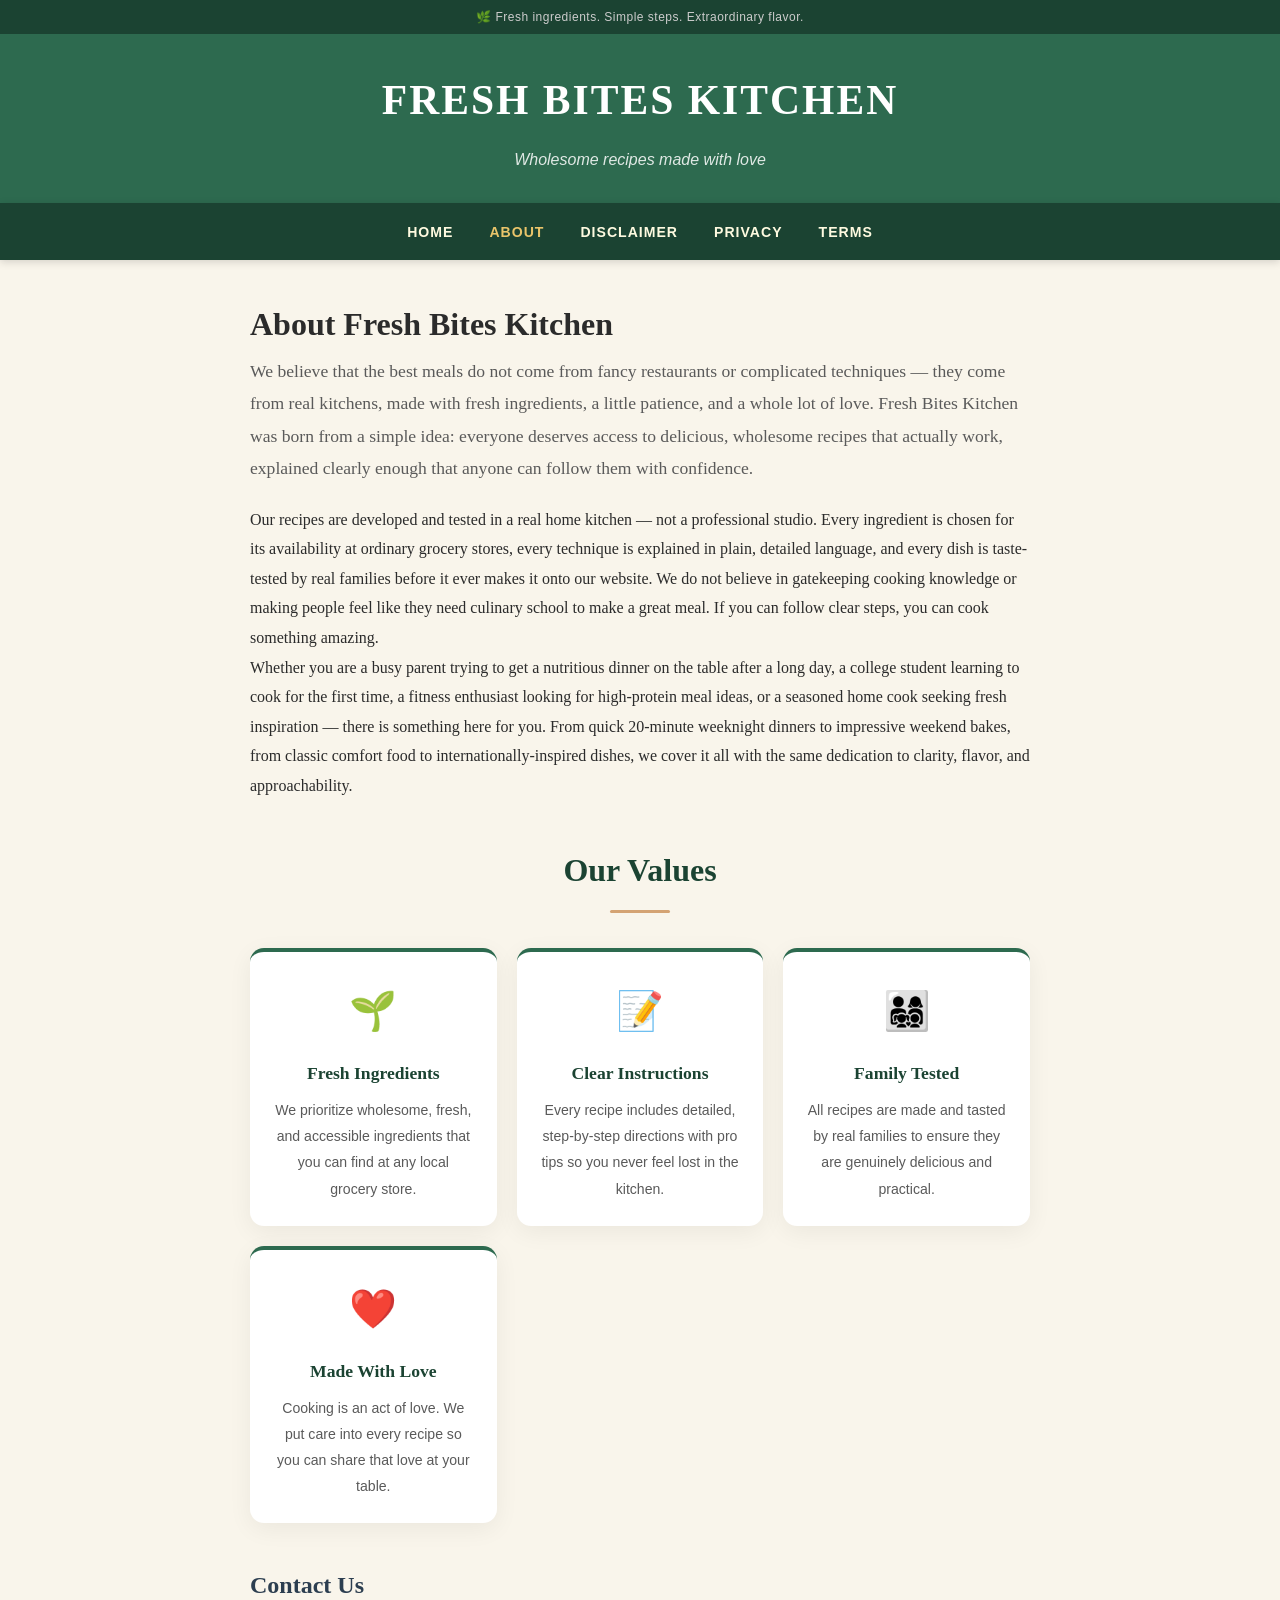
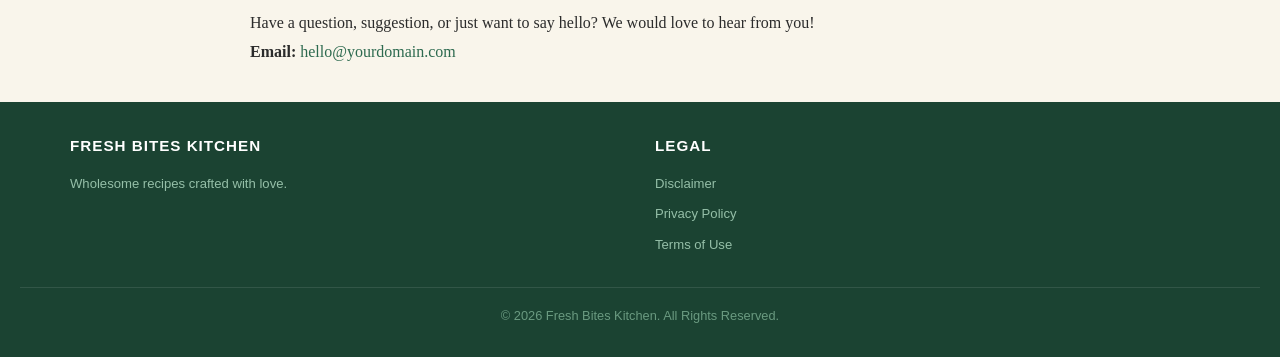
<file: public/about.html>
<!DOCTYPE html>
<html lang="en">
<head>
  <meta charset="UTF-8" /><meta name="viewport" content="width=device-width, initial-scale=1.0" />
  <title>About Us — Fresh Bites Kitchen</title>
  <meta name="description" content="Learn about Fresh Bites Kitchen — our story, our values, and our passion for wholesome home cooking." />
  <meta name="robots" content="index, follow" />
  <link rel="stylesheet" href="style.css" />
</head>
<body>
  <div class="top-bar">🌿 Fresh ingredients. Simple steps. Extraordinary flavor.</div>
  <header class="site-header"><h1>Fresh Bites Kitchen</h1><p class="tagline">Wholesome recipes made with love</p></header>
  <nav class="main-nav"><a href="index.html">Home</a><a href="about.html" class="active">About</a><a href="disclaimer.html">Disclaimer</a><a href="privacy-policy.html">Privacy</a><a href="terms.html">Terms</a></nav>
  <main class="container-narrow about-page">
    <h1>About Fresh Bites Kitchen</h1>
    <p class="intro">We believe that the best meals do not come from fancy restaurants or complicated techniques — they come from real kitchens, made with fresh ingredients, a little patience, and a whole lot of love. Fresh Bites Kitchen was born from a simple idea: everyone deserves access to delicious, wholesome recipes that actually work, explained clearly enough that anyone can follow them with confidence.</p>

    <p>Our recipes are developed and tested in a real home kitchen — not a professional studio. Every ingredient is chosen for its availability at ordinary grocery stores, every technique is explained in plain, detailed language, and every dish is taste-tested by real families before it ever makes it onto our website. We do not believe in gatekeeping cooking knowledge or making people feel like they need culinary school to make a great meal. If you can follow clear steps, you can cook something amazing.</p>

    <p>Whether you are a busy parent trying to get a nutritious dinner on the table after a long day, a college student learning to cook for the first time, a fitness enthusiast looking for high-protein meal ideas, or a seasoned home cook seeking fresh inspiration — there is something here for you. From quick 20-minute weeknight dinners to impressive weekend bakes, from classic comfort food to internationally-inspired dishes, we cover it all with the same dedication to clarity, flavor, and approachability.</p>

    <div class="section-heading" style="margin-top:40px;"><h2>Our Values</h2></div>

    <div class="values-grid">
      <div class="value-card">
        <div class="icon">🌱</div>
        <h3>Fresh Ingredients</h3>
        <p>We prioritize wholesome, fresh, and accessible ingredients that you can find at any local grocery store.</p>
      </div>
      <div class="value-card">
        <div class="icon">📝</div>
        <h3>Clear Instructions</h3>
        <p>Every recipe includes detailed, step-by-step directions with pro tips so you never feel lost in the kitchen.</p>
      </div>
      <div class="value-card">
        <div class="icon">👨‍👩‍👧‍👦</div>
        <h3>Family Tested</h3>
        <p>All recipes are made and tasted by real families to ensure they are genuinely delicious and practical.</p>
      </div>
      <div class="value-card">
        <div class="icon">❤️</div>
        <h3>Made With Love</h3>
        <p>Cooking is an act of love. We put care into every recipe so you can share that love at your table.</p>
      </div>
    </div>

    <h2 style="color:#2c3e50;margin-top:40px;">Contact Us</h2>
    <p>Have a question, suggestion, or just want to say hello? We would love to hear from you!</p>
    <p><strong>Email:</strong> <a href="mailto:hello@yourdomain.com">hello@yourdomain.com</a></p>
  </main>
  <footer class="site-footer"><div class="footer-inner"><div class="footer-col"><h4>Fresh Bites Kitchen</h4><p style="font-size:0.82rem;">Wholesome recipes crafted with love.</p></div><div class="footer-col"><h4>Legal</h4><a href="disclaimer.html">Disclaimer</a><a href="privacy-policy.html">Privacy Policy</a><a href="terms.html">Terms of Use</a></div></div><div class="footer-bottom">&copy; 2026 Fresh Bites Kitchen. All Rights Reserved.</div></footer>
</body>
</html>
</file>
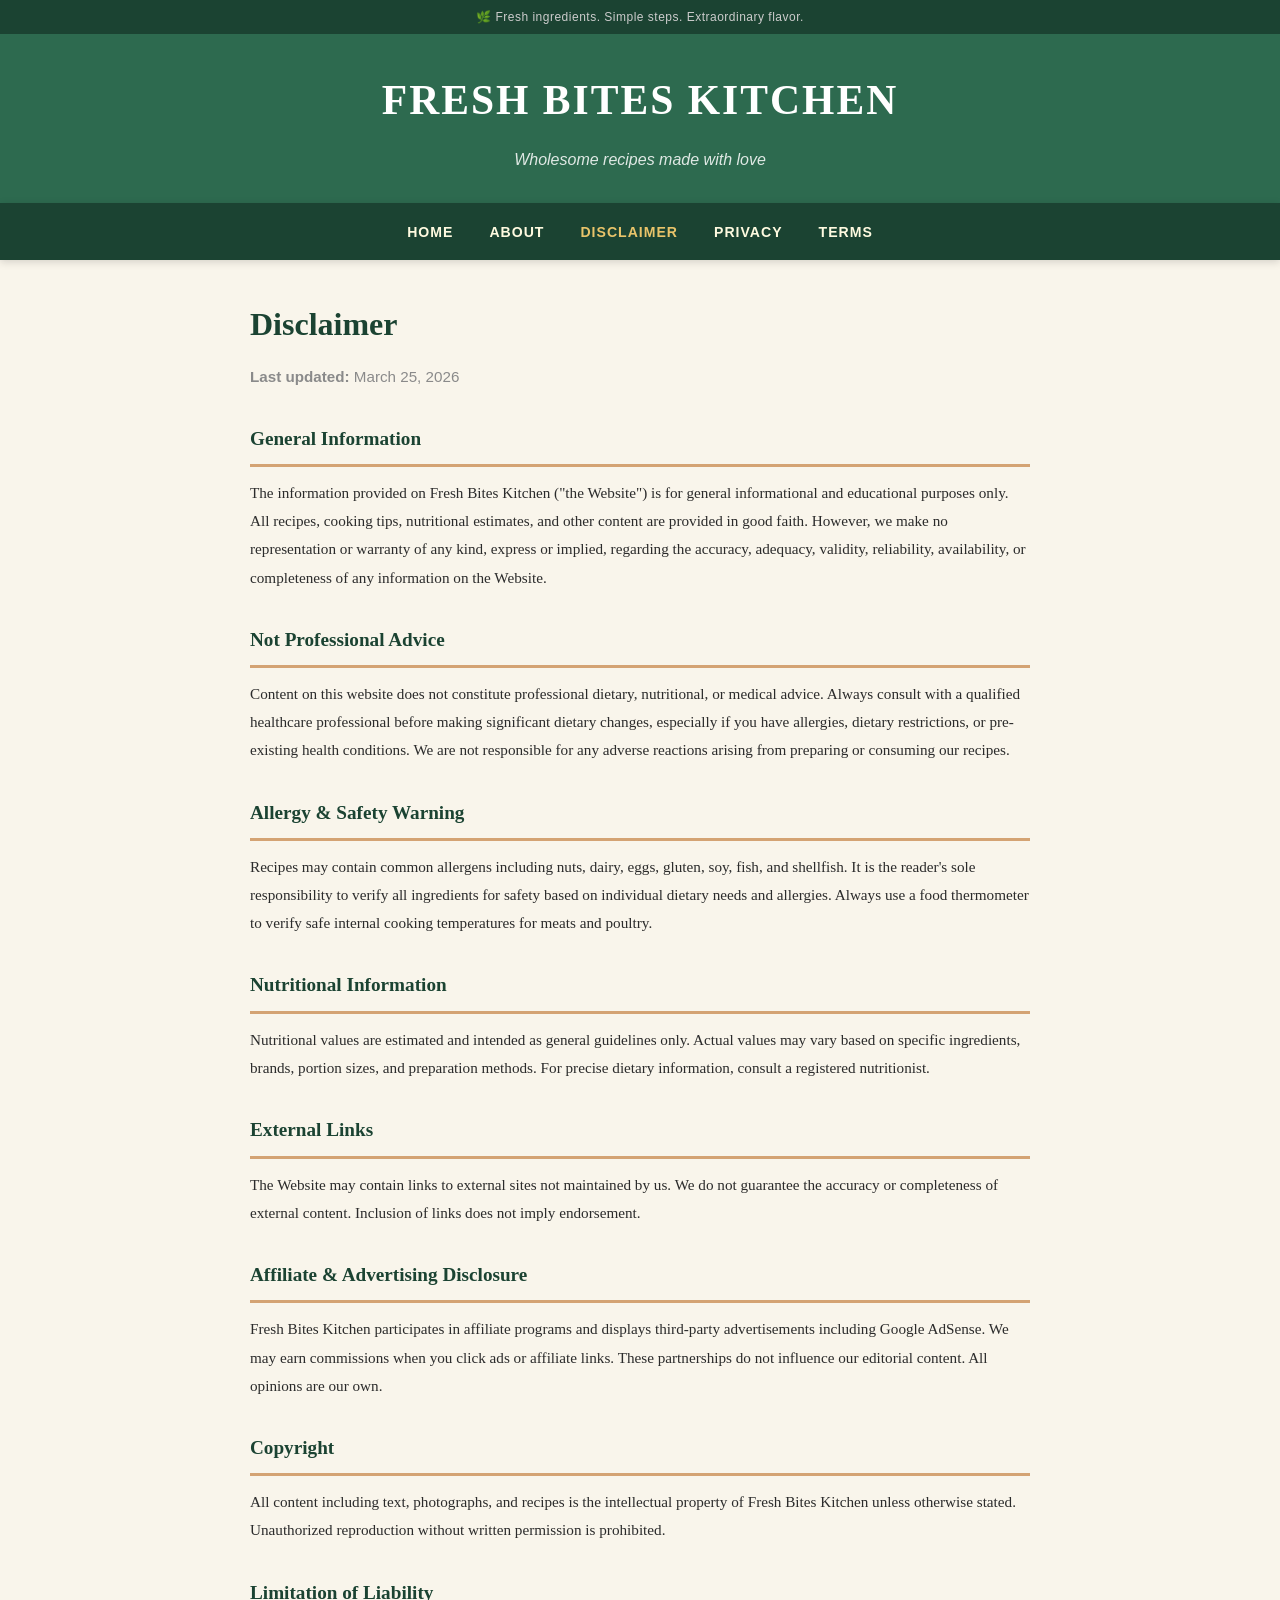
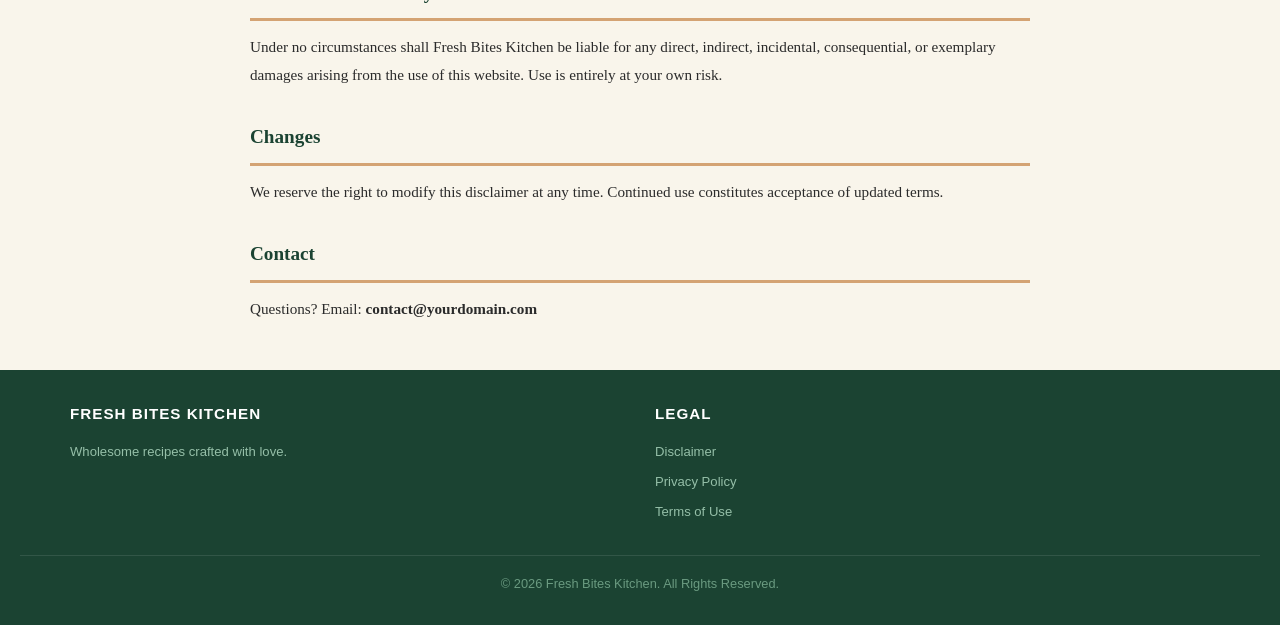
<file: public/disclaimer.html>
<!DOCTYPE html>
<html lang="en">
<head>
  <meta charset="UTF-8" /><meta name="viewport" content="width=device-width, initial-scale=1.0" />
  <title>Disclaimer — Fresh Bites Kitchen</title>
  <meta name="description" content="Disclaimer for Fresh Bites Kitchen. Understand the terms under which our recipe content and information is provided." />
  <meta name="robots" content="noindex, follow" />
  <link rel="stylesheet" href="style.css" />
</head>
<body>
  <div class="top-bar">🌿 Fresh ingredients. Simple steps. Extraordinary flavor.</div>
  <header class="site-header"><h1>Fresh Bites Kitchen</h1><p class="tagline">Wholesome recipes made with love</p></header>
  <nav class="main-nav"><a href="index.html">Home</a><a href="about.html">About</a><a href="disclaimer.html" class="active">Disclaimer</a><a href="privacy-policy.html">Privacy</a><a href="terms.html">Terms</a></nav>
  <main class="container-narrow legal-page">
    <h1>Disclaimer</h1>
    <p class="updated"><strong>Last updated:</strong> March 25, 2026</p>

    <h2>General Information</h2>
    <p>The information provided on Fresh Bites Kitchen ("the Website") is for general informational and educational purposes only. All recipes, cooking tips, nutritional estimates, and other content are provided in good faith. However, we make no representation or warranty of any kind, express or implied, regarding the accuracy, adequacy, validity, reliability, availability, or completeness of any information on the Website.</p>

    <h2>Not Professional Advice</h2>
    <p>Content on this website does not constitute professional dietary, nutritional, or medical advice. Always consult with a qualified healthcare professional before making significant dietary changes, especially if you have allergies, dietary restrictions, or pre-existing health conditions. We are not responsible for any adverse reactions arising from preparing or consuming our recipes.</p>

    <h2>Allergy &amp; Safety Warning</h2>
    <p>Recipes may contain common allergens including nuts, dairy, eggs, gluten, soy, fish, and shellfish. It is the reader's sole responsibility to verify all ingredients for safety based on individual dietary needs and allergies. Always use a food thermometer to verify safe internal cooking temperatures for meats and poultry.</p>

    <h2>Nutritional Information</h2>
    <p>Nutritional values are estimated and intended as general guidelines only. Actual values may vary based on specific ingredients, brands, portion sizes, and preparation methods. For precise dietary information, consult a registered nutritionist.</p>

    <h2>External Links</h2>
    <p>The Website may contain links to external sites not maintained by us. We do not guarantee the accuracy or completeness of external content. Inclusion of links does not imply endorsement.</p>

    <h2>Affiliate &amp; Advertising Disclosure</h2>
    <p>Fresh Bites Kitchen participates in affiliate programs and displays third-party advertisements including Google AdSense. We may earn commissions when you click ads or affiliate links. These partnerships do not influence our editorial content. All opinions are our own.</p>

    <h2>Copyright</h2>
    <p>All content including text, photographs, and recipes is the intellectual property of Fresh Bites Kitchen unless otherwise stated. Unauthorized reproduction without written permission is prohibited.</p>

    <h2>Limitation of Liability</h2>
    <p>Under no circumstances shall Fresh Bites Kitchen be liable for any direct, indirect, incidental, consequential, or exemplary damages arising from the use of this website. Use is entirely at your own risk.</p>

    <h2>Changes</h2>
    <p>We reserve the right to modify this disclaimer at any time. Continued use constitutes acceptance of updated terms.</p>

    <h2>Contact</h2>
    <p>Questions? Email: <strong>contact@yourdomain.com</strong></p>
  </main>
  <footer class="site-footer"><div class="footer-inner"><div class="footer-col"><h4>Fresh Bites Kitchen</h4><p style="font-size:0.82rem;">Wholesome recipes crafted with love.</p></div><div class="footer-col"><h4>Legal</h4><a href="disclaimer.html">Disclaimer</a><a href="privacy-policy.html">Privacy Policy</a><a href="terms.html">Terms of Use</a></div></div><div class="footer-bottom">&copy; 2026 Fresh Bites Kitchen. All Rights Reserved.</div></footer>
</body>
</html>
</file>
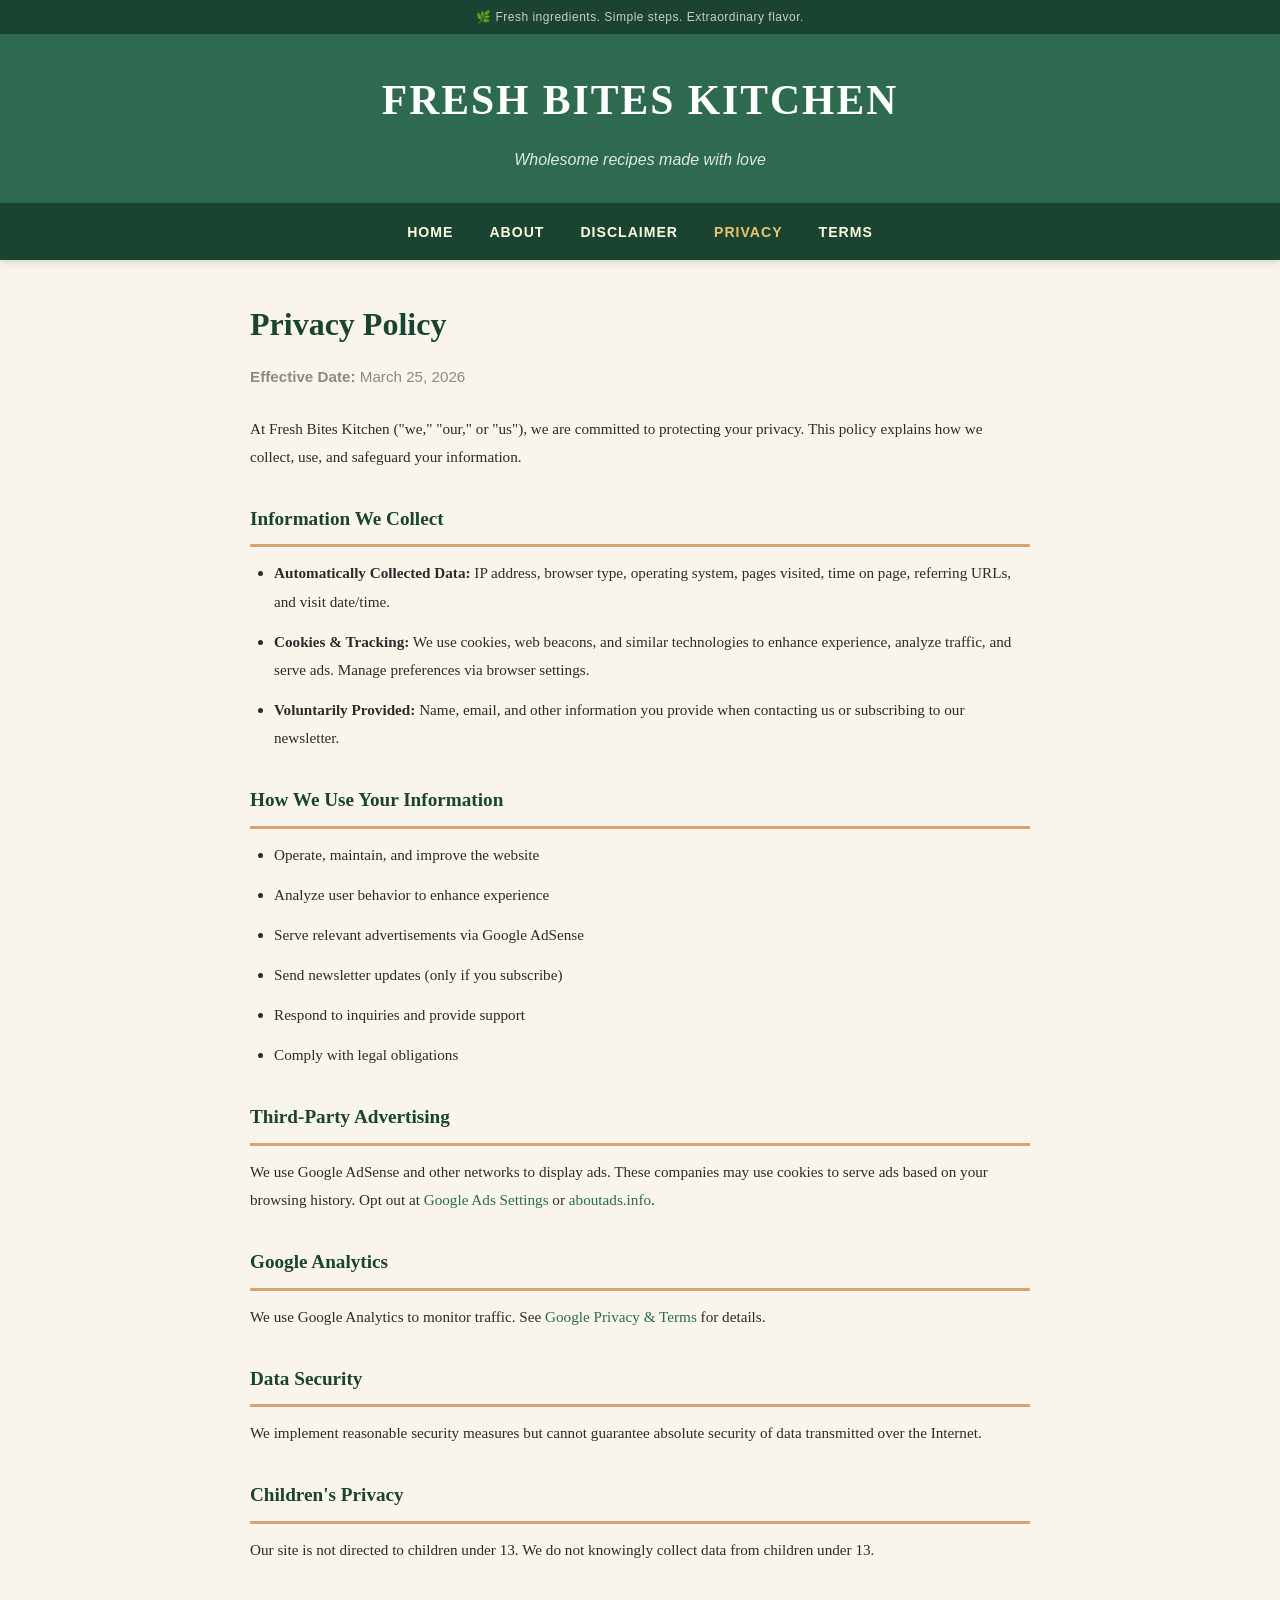
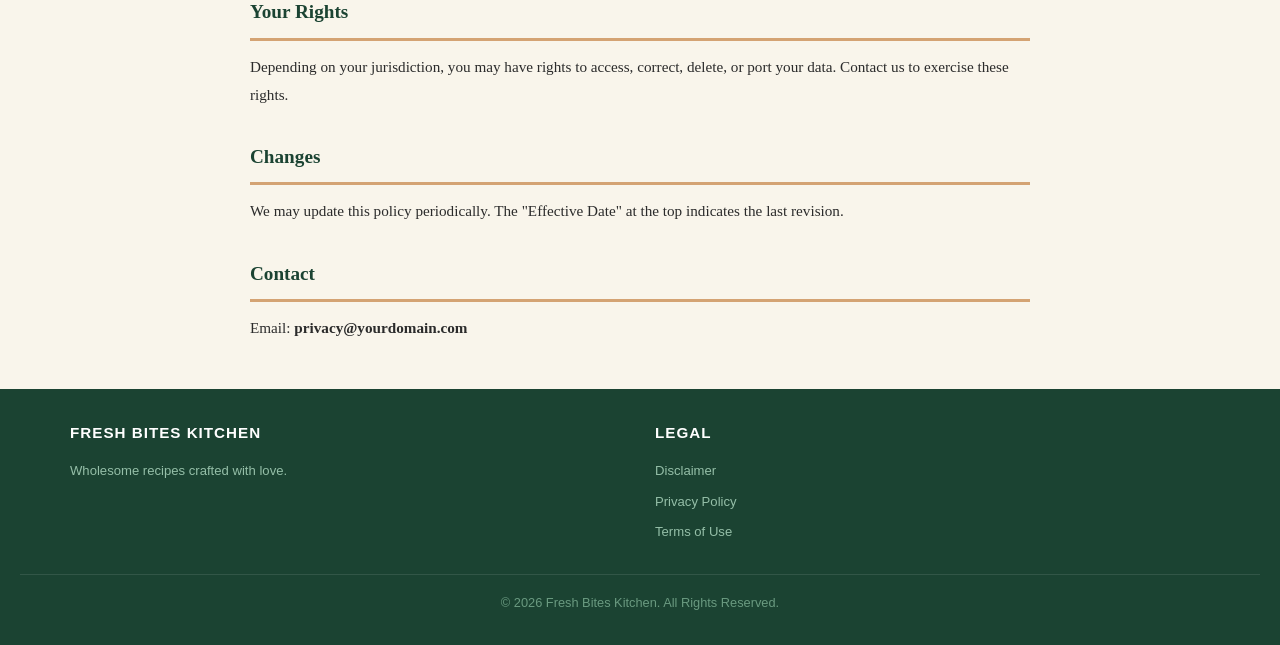
<file: public/privacy-policy.html>
<!DOCTYPE html>
<html lang="en">
<head>
  <meta charset="UTF-8" /><meta name="viewport" content="width=device-width, initial-scale=1.0" />
  <title>Privacy Policy — Fresh Bites Kitchen</title>
  <meta name="description" content="Privacy Policy for Fresh Bites Kitchen. Learn how we collect, use, and protect your personal information." />
  <meta name="robots" content="noindex, follow" />
  <link rel="stylesheet" href="style.css" />
</head>
<body>
  <div class="top-bar">🌿 Fresh ingredients. Simple steps. Extraordinary flavor.</div>
  <header class="site-header"><h1>Fresh Bites Kitchen</h1><p class="tagline">Wholesome recipes made with love</p></header>
  <nav class="main-nav"><a href="index.html">Home</a><a href="about.html">About</a><a href="disclaimer.html">Disclaimer</a><a href="privacy-policy.html" class="active">Privacy</a><a href="terms.html">Terms</a></nav>
  <main class="container-narrow legal-page">
    <h1>Privacy Policy</h1>
    <p class="updated"><strong>Effective Date:</strong> March 25, 2026</p>
    <p>At Fresh Bites Kitchen ("we," "our," or "us"), we are committed to protecting your privacy. This policy explains how we collect, use, and safeguard your information.</p>

    <h2>Information We Collect</h2>
    <ul>
      <li><strong>Automatically Collected Data:</strong> IP address, browser type, operating system, pages visited, time on page, referring URLs, and visit date/time.</li>
      <li><strong>Cookies &amp; Tracking:</strong> We use cookies, web beacons, and similar technologies to enhance experience, analyze traffic, and serve ads. Manage preferences via browser settings.</li>
      <li><strong>Voluntarily Provided:</strong> Name, email, and other information you provide when contacting us or subscribing to our newsletter.</li>
    </ul>

    <h2>How We Use Your Information</h2>
    <ul>
      <li>Operate, maintain, and improve the website</li>
      <li>Analyze user behavior to enhance experience</li>
      <li>Serve relevant advertisements via Google AdSense</li>
      <li>Send newsletter updates (only if you subscribe)</li>
      <li>Respond to inquiries and provide support</li>
      <li>Comply with legal obligations</li>
    </ul>

    <h2>Third-Party Advertising</h2>
    <p>We use Google AdSense and other networks to display ads. These companies may use cookies to serve ads based on your browsing history. Opt out at <a href="https://www.google.com/settings/ads" target="_blank" rel="noopener noreferrer">Google Ads Settings</a> or <a href="https://optout.aboutads.info/" target="_blank" rel="noopener noreferrer">aboutads.info</a>.</p>

    <h2>Google Analytics</h2>
    <p>We use Google Analytics to monitor traffic. See <a href="https://policies.google.com/privacy" target="_blank" rel="noopener noreferrer">Google Privacy &amp; Terms</a> for details.</p>

    <h2>Data Security</h2>
    <p>We implement reasonable security measures but cannot guarantee absolute security of data transmitted over the Internet.</p>

    <h2>Children's Privacy</h2>
    <p>Our site is not directed to children under 13. We do not knowingly collect data from children under 13.</p>

    <h2>Your Rights</h2>
    <p>Depending on your jurisdiction, you may have rights to access, correct, delete, or port your data. Contact us to exercise these rights.</p>

    <h2>Changes</h2>
    <p>We may update this policy periodically. The "Effective Date" at the top indicates the last revision.</p>

    <h2>Contact</h2>
    <p>Email: <strong>privacy@yourdomain.com</strong></p>
  </main>
  <footer class="site-footer"><div class="footer-inner"><div class="footer-col"><h4>Fresh Bites Kitchen</h4><p style="font-size:0.82rem;">Wholesome recipes crafted with love.</p></div><div class="footer-col"><h4>Legal</h4><a href="disclaimer.html">Disclaimer</a><a href="privacy-policy.html">Privacy Policy</a><a href="terms.html">Terms of Use</a></div></div><div class="footer-bottom">&copy; 2026 Fresh Bites Kitchen. All Rights Reserved.</div></footer>
</body>
</html>
</file>
<file: public/style.css>
/* ===== RESET ===== */
*, *::before, *::after { box-sizing: border-box; margin: 0; padding: 0; }

:root {
  --green: #2d6a4f;
  --green-light: #40916c;
  --green-dark: #1b4332;
  --gold: #d4a373;
  --gold-light: #e9c46a;
  --cream: #fefae0;
  --warm-bg: #f9f5eb;
  --card-bg: #ffffff;
  --text-dark: #2b2b2b;
  --text-med: #5a5a5a;
  --text-light: #8a8a8a;
  --radius: 14px;
  --shadow: 0 6px 24px rgba(0,0,0,0.06);
  --shadow-hover: 0 12px 36px rgba(0,0,0,0.1);
}

html { scroll-behavior: smooth; }

body {
  font-family: 'Georgia', 'Times New Roman', serif;
  line-height: 1.85;
  color: var(--text-dark);
  background: var(--warm-bg);
}

a { color: var(--green); text-decoration: none; transition: color 0.3s; }
a:hover { color: var(--green-light); text-decoration: underline; }

img { max-width: 100%; height: auto; display: block; }

/* ===== TOP BAR ===== */
.top-bar {
  background: var(--green-dark);
  color: #ccc;
  text-align: center;
  padding: 6px 10px;
  font-size: 0.75rem;
  font-family: Arial, sans-serif;
  letter-spacing: 0.5px;
}

/* ===== HEADER ===== */
.site-header {
  background: var(--green);
  color: #fff;
  padding: 28px 20px;
  text-align: center;
}
.site-header h1 {
  font-size: 2.6rem;
  font-weight: 700;
  letter-spacing: 2px;
  text-transform: uppercase;
}
.site-header .tagline {
  font-size: 1rem;
  opacity: 0.85;
  margin-top: 6px;
  font-style: italic;
  font-family: Arial, sans-serif;
}

/* ===== NAV ===== */
.main-nav {
  background: var(--green-dark);
  padding: 14px 0;
  text-align: center;
  position: sticky;
  top: 0;
  z-index: 999;
  box-shadow: 0 2px 8px rgba(0,0,0,0.15);
}
.main-nav a {
  color: var(--cream);
  margin: 0 18px;
  font-weight: 600;
  font-size: 0.88rem;
  font-family: Arial, sans-serif;
  text-transform: uppercase;
  letter-spacing: 1px;
  transition: color 0.3s;
}
.main-nav a:hover, .main-nav a.active { color: var(--gold-light); text-decoration: none; }

/* ===== CONTAINER ===== */
.container { max-width: 1140px; margin: 0 auto; padding: 35px 20px; }
.container-narrow { max-width: 820px; margin: 0 auto; padding: 35px 20px; }

/* ===== HERO ===== */
.hero {
  position: relative;
  background: linear-gradient(rgba(27,67,50,0.55), rgba(27,67,50,0.55)),
              url('https://images.unsplash.com/photo-1490818387583-1baba5e638af?w=1400&q=80') center/cover no-repeat;
  color: #fff;
  text-align: center;
  padding: 100px 20px;
}
.hero h2 {
  font-size: 3rem;
  margin-bottom: 14px;
  text-shadow: 0 3px 12px rgba(0,0,0,0.35);
}
.hero p {
  font-size: 1.15rem;
  max-width: 620px;
  margin: 0 auto 24px;
  opacity: 0.95;
  font-family: Arial, sans-serif;
}
.hero .cta-btn {
  display: inline-block;
  background: var(--gold);
  color: var(--green-dark);
  padding: 12px 32px;
  border-radius: 30px;
  font-weight: 700;
  font-family: Arial, sans-serif;
  font-size: 0.95rem;
  text-transform: uppercase;
  letter-spacing: 1px;
  transition: background 0.3s, transform 0.3s;
}
.hero .cta-btn:hover { background: var(--gold-light); transform: scale(1.05); text-decoration: none; }

/* ===== SECTION HEADING ===== */
.section-heading {
  text-align: center;
  margin-bottom: 35px;
}
.section-heading h2 {
  font-size: 2rem;
  color: var(--green-dark);
  position: relative;
  display: inline-block;
}
.section-heading h2::after {
  content: '';
  display: block;
  width: 60px;
  height: 3px;
  background: var(--gold);
  margin: 10px auto 0;
  border-radius: 2px;
}
.section-heading p {
  color: var(--text-med);
  font-family: Arial, sans-serif;
  margin-top: 8px;
  font-size: 0.95rem;
}

/* ===== AD SLOT ===== */
.ad-slot {
  background: var(--cream);
  border: 2px dashed #ccc;
  text-align: center;
  padding: 18px;
  margin: 30px 0;
  font-size: 0.8rem;
  color: #aaa;
  border-radius: 10px;
  font-family: Arial, sans-serif;
}

/* ===== RECIPE GRID ===== */
.recipe-grid {
  display: grid;
  grid-template-columns: repeat(auto-fill, minmax(300px, 1fr));
  gap: 28px;
}

/* ===== CARD ===== */
.card {
  background: var(--card-bg);
  border-radius: var(--radius);
  box-shadow: var(--shadow);
  overflow: hidden;
  transition: transform 0.3s, box-shadow 0.3s;
  border: 1px solid #eee;
}
.card:hover { transform: translateY(-6px); box-shadow: var(--shadow-hover); }
.card img { width: 100%; height: 210px; object-fit: cover; }
.card-body { padding: 22px; }
.card-body h3 { font-size: 1.2rem; color: var(--green-dark); margin-bottom: 6px; }
.card-body .tag {
  display: inline-block;
  background: var(--cream);
  color: var(--green);
  font-size: 0.7rem;
  font-family: Arial, sans-serif;
  font-weight: 700;
  padding: 3px 10px;
  border-radius: 20px;
  margin-bottom: 10px;
  text-transform: uppercase;
  letter-spacing: 0.5px;
}
.card-body .meta {
  font-size: 0.78rem;
  color: var(--text-light);
  margin-bottom: 10px;
  font-family: Arial, sans-serif;
}
.card-body p { font-size: 0.9rem; color: var(--text-med); margin-bottom: 16px; }
.card-body .btn {
  display: inline-block;
  background: var(--green);
  color: #fff;
  padding: 9px 22px;
  border-radius: 8px;
  font-weight: 700;
  font-size: 0.82rem;
  font-family: Arial, sans-serif;
  text-transform: uppercase;
  letter-spacing: 0.5px;
  transition: background 0.3s;
}
.card-body .btn:hover { background: var(--green-light); text-decoration: none; }

/* ===== NEWSLETTER ===== */
.newsletter {
  background: var(--green);
  color: #fff;
  text-align: center;
  padding: 50px 20px;
  margin: 40px 0 0;
  border-radius: var(--radius);
}
.newsletter h2 { font-size: 1.6rem; margin-bottom: 8px; }
.newsletter p { font-family: Arial, sans-serif; opacity: 0.9; margin-bottom: 20px; }
.newsletter form { display: flex; justify-content: center; gap: 10px; flex-wrap: wrap; }
.newsletter input[type="email"] {
  padding: 12px 18px;
  border: none;
  border-radius: 8px;
  font-size: 0.9rem;
  width: 300px;
  max-width: 90%;
  font-family: Arial, sans-serif;
}
.newsletter button {
  padding: 12px 28px;
  border: none;
  border-radius: 8px;
  background: var(--gold);
  color: var(--green-dark);
  font-weight: 700;
  font-size: 0.88rem;
  font-family: Arial, sans-serif;
  cursor: pointer;
  text-transform: uppercase;
  letter-spacing: 0.5px;
  transition: background 0.3s;
}
.newsletter button:hover { background: var(--gold-light); }

/* ===== SINGLE RECIPE PAGE ===== */
.recipe-hero-img {
  width: 100%;
  height: 440px;
  object-fit: cover;
  border-radius: var(--radius);
  margin-bottom: 28px;
  box-shadow: var(--shadow);
}
.recipe-detail h1 { font-size: 2.1rem; color: var(--green-dark); margin-bottom: 8px; }
.recipe-detail .meta-bar {
  display: flex;
  flex-wrap: wrap;
  gap: 22px;
  font-size: 0.85rem;
  color: var(--text-light);
  font-family: Arial, sans-serif;
  margin-bottom: 22px;
  padding-bottom: 18px;
  border-bottom: 2px solid var(--cream);
}
.recipe-detail h2 {
  color: var(--green);
  margin: 30px 0 14px;
  font-size: 1.3rem;
  border-left: 5px solid var(--gold);
  padding-left: 14px;
}
.recipe-detail p { margin-bottom: 16px; }
.recipe-detail ul, .recipe-detail ol { margin-left: 26px; margin-bottom: 18px; }
.recipe-detail li { margin-bottom: 8px; }
.recipe-detail .tip-box {
  background: #fff8e1;
  border-left: 5px solid var(--gold);
  padding: 18px 22px;
  border-radius: 8px;
  margin: 24px 0;
  font-family: Arial, sans-serif;
  font-size: 0.9rem;
  line-height: 1.7;
}
.recipe-detail .nutrition-grid {
  display: grid;
  grid-template-columns: repeat(auto-fill, minmax(140px, 1fr));
  gap: 12px;
  margin: 16px 0 24px;
}
.recipe-detail .nutrition-item {
  background: var(--cream);
  padding: 14px;
  border-radius: 10px;
  text-align: center;
  font-family: Arial, sans-serif;
}
.recipe-detail .nutrition-item .value { font-size: 1.4rem; font-weight: 700; color: var(--green); display: block; }
.recipe-detail .nutrition-item .label { font-size: 0.75rem; color: var(--text-light); text-transform: uppercase; letter-spacing: 0.5px; }

/* ===== BREADCRUMB ===== */
.breadcrumb { font-size: 0.8rem; color: var(--text-light); margin-bottom: 22px; font-family: Arial, sans-serif; }
.breadcrumb a { color: var(--green); }

/* ===== BACK BUTTON ===== */
.back-btn {
  display: inline-block;
  background: var(--green-dark);
  color: #fff;
  padding: 10px 24px;
  border-radius: 8px;
  font-weight: 700;
  font-size: 0.85rem;
  font-family: Arial, sans-serif;
  text-transform: uppercase;
  transition: background 0.3s;
}
.back-btn:hover { background: var(--green); text-decoration: none; }

/* ===== LEGAL PAGES ===== */
.legal-page h1 { color: var(--green-dark); margin-bottom: 8px; }
.legal-page .updated { color: var(--text-light); font-family: Arial, sans-serif; margin-bottom: 24px; }
.legal-page h2 {
  color: var(--green-dark);
  margin: 30px 0 12px;
  border-bottom: 3px solid var(--gold);
  padding-bottom: 8px;
  font-size: 1.2rem;
}
.legal-page p, .legal-page li { margin-bottom: 12px; font-size: 0.95rem; }
.legal-page ul { margin-left: 24px; }

/* ===== ABOUT PAGE ===== */
.about-page .intro { font-size: 1.1rem; color: var(--text-med); margin-bottom: 20px; }
.about-page .values-grid { display: grid; grid-template-columns: repeat(auto-fill, minmax(240px, 1fr)); gap: 20px; margin: 24px 0; }
.about-page .value-card {
  background: var(--card-bg);
  padding: 24px;
  border-radius: var(--radius);
  box-shadow: var(--shadow);
  text-align: center;
  border-top: 4px solid var(--green);
}
.about-page .value-card .icon { font-size: 2.4rem; margin-bottom: 10px; }
.about-page .value-card h3 { color: var(--green-dark); margin-bottom: 8px; font-size: 1.1rem; }
.about-page .value-card p { font-size: 0.88rem; color: var(--text-med); font-family: Arial, sans-serif; }

/* ===== FOOTER ===== */
.site-footer {
  background: var(--green-dark);
  color: #95bfa8;
  padding: 30px 20px;
  font-size: 0.85rem;
  font-family: Arial, sans-serif;
}
.footer-inner {
  max-width: 1140px;
  margin: 0 auto;
  display: grid;
  grid-template-columns: repeat(auto-fit, minmax(200px, 1fr));
  gap: 30px;
}
.footer-col h4 { color: #fff; margin-bottom: 12px; font-size: 0.95rem; text-transform: uppercase; letter-spacing: 1px; }
.footer-col a { color: #95bfa8; display: block; margin-bottom: 6px; font-size: 0.82rem; }
.footer-col a:hover { color: var(--gold-light); }
.footer-bottom {
  text-align: center;
  margin-top: 24px;
  padding-top: 16px;
  border-top: 1px solid rgba(255,255,255,0.1);
  font-size: 0.8rem;
  color: #6a9a80;
}

/* ===== RESPONSIVE ===== */
@media (max-width: 768px) {
  .site-header h1 { font-size: 1.7rem; }
  .hero { padding: 60px 16px; }
  .hero h2 { font-size: 2rem; }
  .recipe-grid { grid-template-columns: 1fr; }
  .recipe-hero*
</file>
